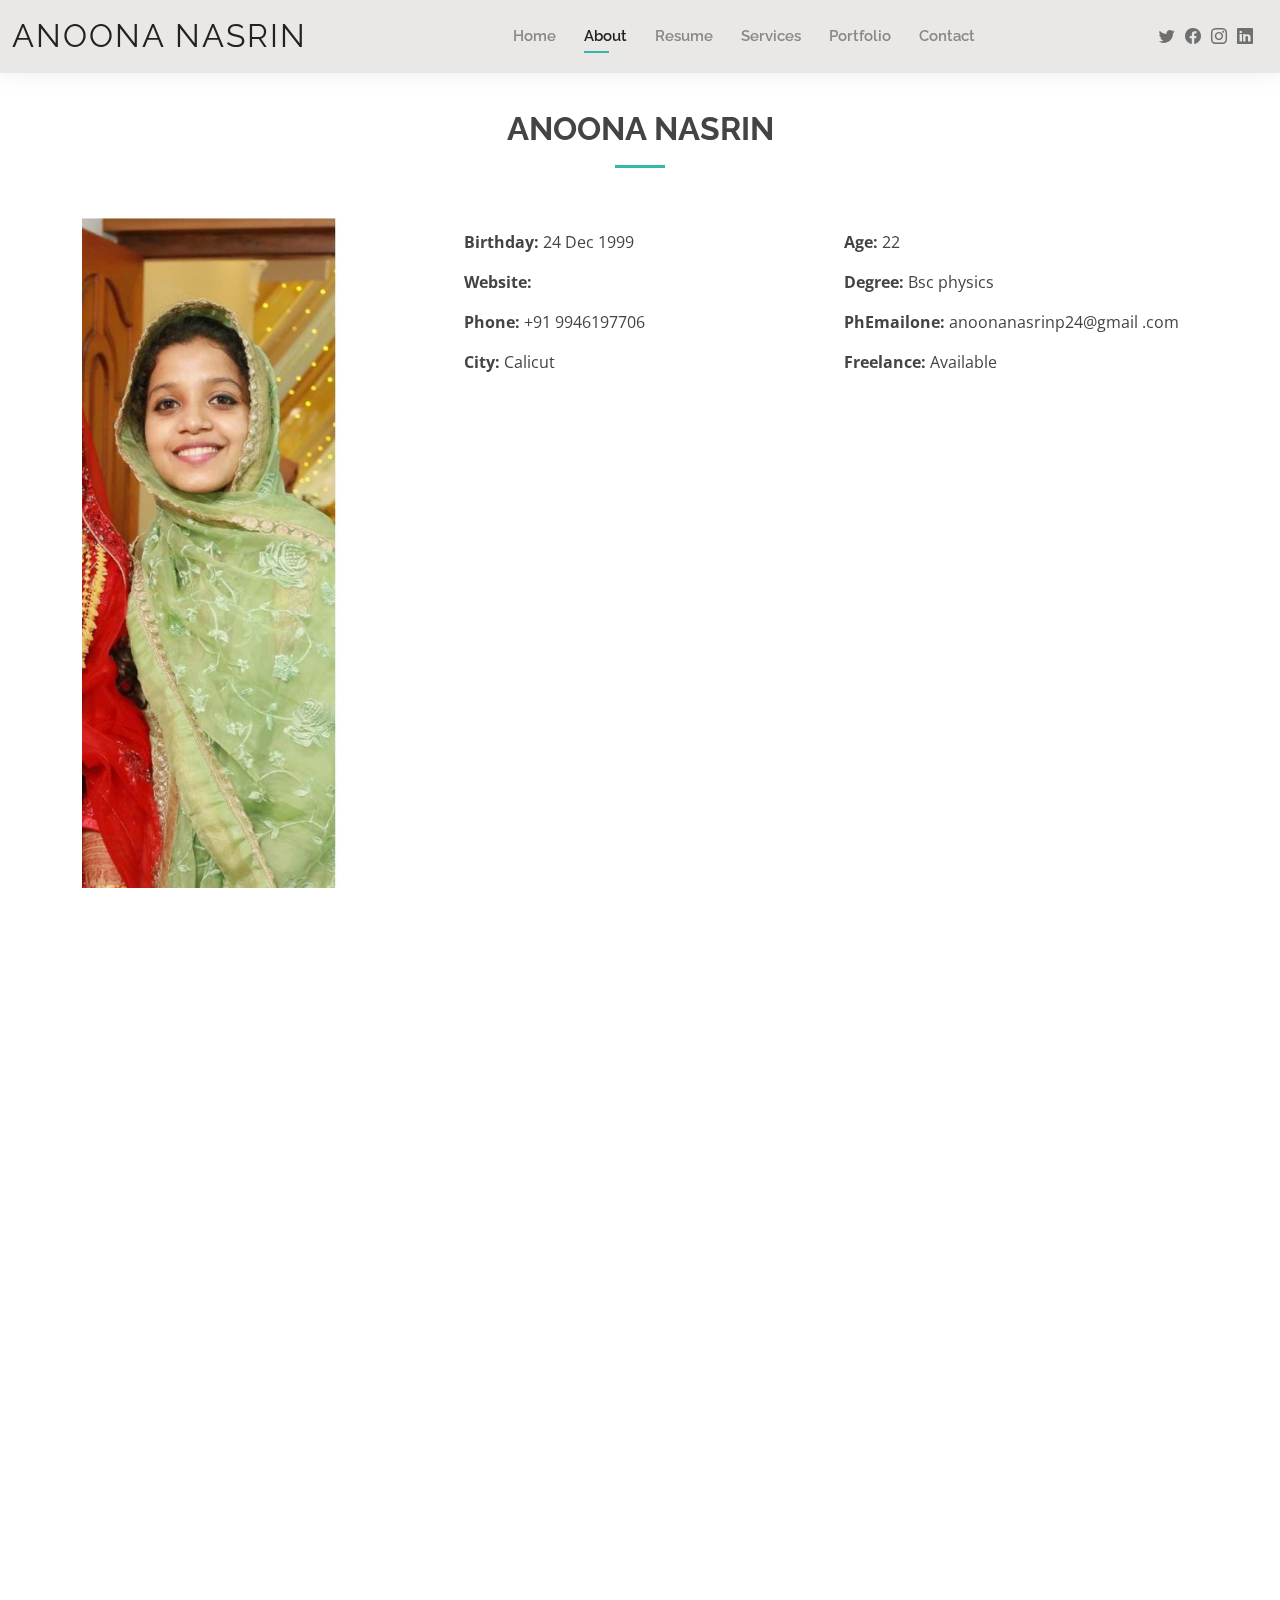
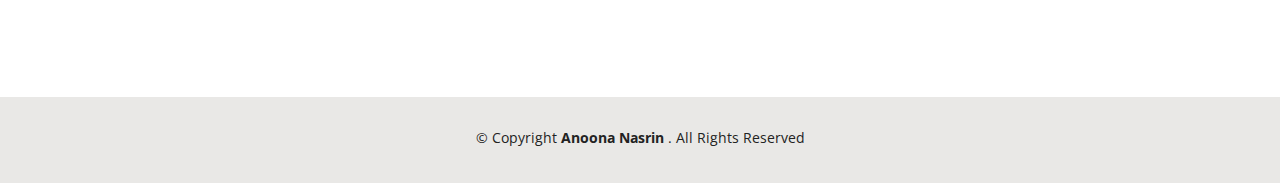
<file: about.html>
<!DOCTYPE html>
<html lang="en">

<head>
  <meta charset="utf-8">
  <meta content="width=device-width, initial-scale=1.0" name="viewport">

  <title>About - Anoona Nasrin's portfolio</title>
  <meta content="" name="description">
  <meta content="" name="keywords">

  <!-- Favicons -->
  <link href="assets/img/favicon.png" rel="icon">
  <link href="assets/img/apple-touch-icon.png" rel="apple-touch-icon">

  <!-- Google Fonts -->
  <link href="https://fonts.googleapis.com/css?family=Open+Sans:300,300i,400,400i,600,600i,700,700i|Raleway:300,300i,400,400i,500,500i,600,600i,700,700i|Poppins:300,300i,400,400i,500,500i,600,600i,700,700i" rel="stylesheet">

  <!-- Vendor CSS Files -->
  <link href="assets/vendor/aos/aos.css" rel="stylesheet">
  <link href="assets/vendor/bootstrap/css/bootstrap.min.css" rel="stylesheet">
  <link href="assets/vendor/bootstrap-icons/bootstrap-icons.css" rel="stylesheet">
  <link href="assets/vendor/boxicons/css/boxicons.min.css" rel="stylesheet">
  <link href="assets/vendor/glightbox/css/glightbox.min.css" rel="stylesheet">
  <link href="assets/vendor/swiper/swiper-bundle.min.css" rel="stylesheet">

  <!-- Template Main CSS File -->
  <link href="assets/css/style.css" rel="stylesheet">

  <!-- =======================================================
  * Template Name: Kelly - v4.7.0
  * Template URL: https://bootstrapmade.com/kelly-free-bootstrap-cv-resume-html-template/
  * Author: BootstrapMade.com
  * License: https://bootstrapmade.com/license/
  ======================================================== -->
</head>

<body>

  <!-- ======= Header ======= -->
  <header id="header" class="fixed-top">
    <div class="container-fluid d-flex justify-content-between align-items-center">

      <h1 class="logo me-auto me-lg-0"><a href="index.html">Anoona Nasrin </a></h1>
      <!-- Uncomment below if you prefer to use an image logo -->
      <!-- <a href="index.html" class="logo"><img src="assets/img/logo.png" alt="" class="img-fluid"></a>-->

      <nav id="navbar" class="navbar order-last order-lg-0">
        <ul>
          <li><a href="index.html">Home</a></li>
          <li><a class="active" href="about.html">About</a></li>
          <li><a href="resume.html">Resume</a></li>
          <li><a href="services.html">Services</a></li>
          <li><a href="portfolio.html">Portfolio</a></li>
          <li><a href="contact.html">Contact</a></li>
        </ul>
        <i class="bi bi-list mobile-nav-toggle"></i>
      </nav><!-- .navbar -->

      <div class="header-social-links">
        <a href="#" class="twitter"><i class="bi bi-twitter"></i></a>
        <a href="#" class="facebook"><i class="bi bi-facebook"></i></a>
        <a href="#" class="instagram"><i class="bi bi-instagram"></i></a>
        <a href="#" class="linkedin"><i class="bi bi-linkedin"></i></i></a>
      </div>

    </div>

  </header><!-- End Header -->

  <main id="main">

    <!-- ======= About Section ======= -->
    <section id="about" class="about">
      <div class="container" data-aos="fade-up">

        <div class="section-title">
          <h2>Anoona  Nasrin </h2>
          
        </div>

        <div class="row">
          <div class="col-lg-4">
            <img src="./assets/img/anoonanasrin2.jpeg" class="img-fluid" alt="">
          </div>
          <div class="col-lg-8 pt-4 pt-lg-0 content">
            <h3></h3>
            
             
            
            <div class="row">
              <div class="col-lg-6">
                <ul>
                  <li><i class="bi bi-rounded-right"></i> <strong>Birthday:</strong> 24 Dec 1999</li>
                  <li><i class="bi bi-rounded-right"></i> <strong>Website:</strong> </li>
                  <li><i class="bi bi-rounded-right"></i> <strong>Phone:</strong> +91 9946197706</li>
                  <li><i class="bi bi-rounded-right"></i> <strong>City:</strong> Calicut</li>
                </ul>
              </div>
              <div class="col-lg-6">
                <ul>
                  <li><i class="bi bi-rounded-right"></i> <strong>Age:</strong> 22</li>
                  <li><i class="bi bi-rounded-right"></i> <strong>Degree:</strong> Bsc physics</li>
                  <li><i class="bi bi-rounded-right"></i> <strong>PhEmailone:</strong> anoonanasrinp24@gmail .com</li>
                  <li><i class="bi bi-rounded-right"></i> <strong>Freelance:</strong> Available</li>
                </ul>
              </div>
            </div>
          </div>
        </div>

      </div>
    </section><!-- End About Section -->

    <!-- ======= Skills Section ======= -->
    <section id="skills" class="skills">
      <div class="container" data-aos="fade-up">

        <div class="section-title">
          <h2>Skills</h2>
        </div>

        <div class="row skills-content">

          <div class="col-lg-6">

            <div class="progress">
              <span class="skill">HTML <i class="val">100%</i></span>
              <div class="progress-bar-wrap">
                <div class="progress-bar" role="progressbar" aria-valuenow="100" aria-valuemin="0" aria-valuemax="100"></div>
              </div>
            </div>

            <div class="progress">
              <span class="skill">CSS <i class="val">90%</i></span>
              <div class="progress-bar-wrap">
                <div class="progress-bar" role="progressbar" aria-valuenow="90" aria-valuemin="0" aria-valuemax="100"></div>
              </div>
            </div>

            <div class="progress">
              <span class="skill">JavaScript <i class="val">75%</i></span>
              <div class="progress-bar-wrap">
                <div class="progress-bar" role="progressbar" aria-valuenow="75" aria-valuemin="0" aria-valuemax="100"></div>
              </div>
            </div>

          </div>

          <div class="col-lg-6">

            <div class="progress">
              <span class="skill">JAVA <i class="val">99%</i></span>
              <div class="progress-bar-wrap">
                <div class="progress-bar" role="progressbar" aria-valuenow="99" aria-valuemin="0" aria-valuemax="100"></div>
              </div>
            </div>

            <div class="progress">
              <span class="skill">WordPress/CMS <i class="val">90%</i></span>
              <div class="progress-bar-wrap">
                <div class="progress-bar" role="progressbar" aria-valuenow="90" aria-valuemin="0" aria-valuemax="100"></div>
              </div>
            </div>

            <div class="progress">
              <span class="skill">Photoshop <i class="val">55%</i></span>
              <div class="progress-bar-wrap">
                <div class="progress-bar" role="progressbar" aria-valuenow="55" aria-valuemin="0" aria-valuemax="100"></div>
              </div>
            </div>

          </div>

        </div>

      </div>
    </section><!-- End Skills Section -->

    <!-- ======= Facts Section ======= -->
    <section id="facts" class="facts">
      <div class="container" data-aos="fade-up">

        <div class="section-title">
          <h2>Facts</h2>
        </div>

        <div class="row counters">

          <div class="col-lg-3 col-6 text-center">
            <span data-purecounter-start="0" data-purecounter-end="232" data-purecounter-duration="1" class="purecounter"></span>
            <p>Clients</p>
          </div>

          <div class="col-lg-3 col-6 text-center">
            <span data-purecounter-start="0" data-purecounter-end="521" data-purecounter-duration="1" class="purecounter"></span>
            <p>Projects</p>
          </div>

          <div class="col-lg-3 col-6 text-center">
            <span data-purecounter-start="0" data-purecounter-end="1463" data-purecounter-duration="1" class="purecounter"></span>
            <p>Hours Of Support</p>
          </div>

          <div class="col-lg-3 col-6 text-center">
            <span data-purecounter-start="0" data-purecounter-end="15" data-purecounter-duration="1" class="purecounter"></span>
            <p>Hard Workers</p>
          </div>

        </div>

      </div>
    </section><!-- End Facts Section -->

  

  </main><!-- End #main -->

  <!-- ======= Footer ======= -->
  <footer id="footer">
    <div class="container">
      <div class="copyright">
        &copy; Copyright <strong><span>Anoona Nasrin </span></strong>. All Rights Reserved
      </div>
      <div class="credits">
        <!-- All the links in the footer should remain intact. -->
        <!-- You can delete the links only if you purchased the pro version. -->
        <!-- Licensing information: https://bootstrapmade.com/license/ -->
        <!-- Purchase the pro version with working PHP/AJAX contact form: https://bootstrapmade.com/kelly-free-bootstrap-cv-resume-html-template/ -->
      </div>
    </div>
  </footer><!-- End  Footer -->

  <div id="preloader"></div>
  <a href="#" class="back-to-top d-flex align-items-center justify-content-center"><i class="bi bi-arrow-up-short"></i></a>

  <!-- Vendor JS Files -->
  <script src="assets/vendor/purecounter/purecounter.js"></script>
  <script src="assets/vendor/aos/aos.js"></script>
  <script src="assets/vendor/bootstrap/js/bootstrap.bundle.min.js"></script>
  <script src="assets/vendor/glightbox/js/glightbox.min.js"></script>
  <script src="assets/vendor/isotope-layout/isotope.pkgd.min.js"></script>
  <script src="assets/vendor/swiper/swiper-bundle.min.js"></script>
  <script src="assets/vendor/waypoints/noframework.waypoints.js"></script>
  <script src="assets/vendor/php-email-form/validate.js"></script>

  <!-- Template Main JS File -->
  <script src="assets/js/main.js"></script>

</body>

</html>
</file>
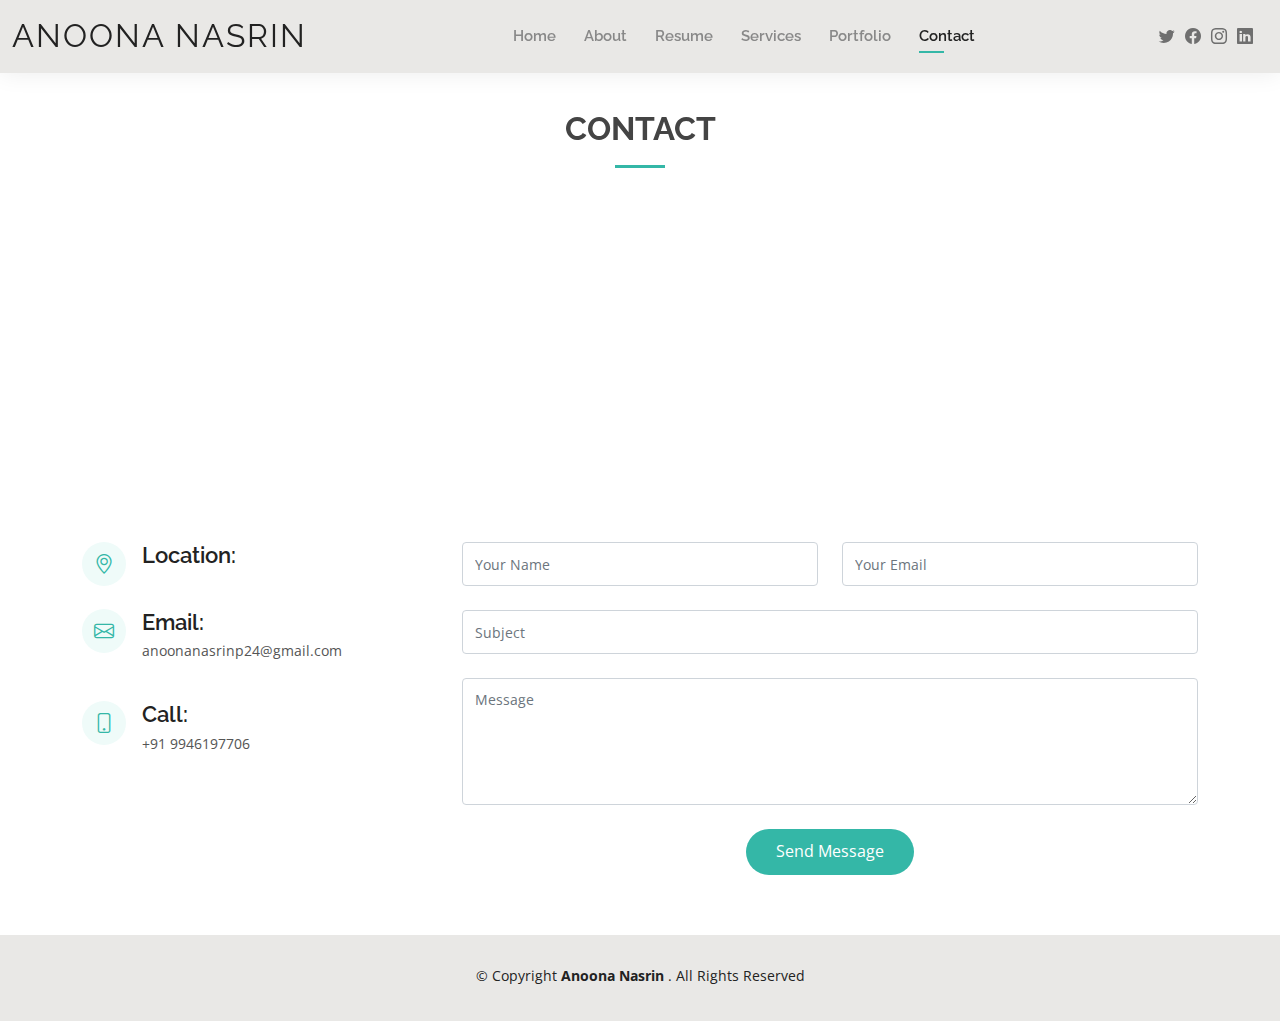
<file: contact.html>
<!DOCTYPE html>
<html lang="en">

<head>
  <meta charset="utf-8">
  <meta content="width=device-width, initial-scale=1.0" name="viewport">

  <title>Contact - Anoona Nasrin's Portfolio</title>
  <meta content="" name="description">
  <meta content="" name="keywords">

  <!-- Favicons -->
  <link href="assets/img/favicon.png" rel="icon">
  <link href="assets/img/apple-touch-icon.png" rel="apple-touch-icon">

  <!-- Google Fonts -->
  <link href="https://fonts.googleapis.com/css?family=Open+Sans:300,300i,400,400i,600,600i,700,700i|Raleway:300,300i,400,400i,500,500i,600,600i,700,700i|Poppins:300,300i,400,400i,500,500i,600,600i,700,700i" rel="stylesheet">

  <!-- Vendor CSS Files -->
  <link href="assets/vendor/aos/aos.css" rel="stylesheet">
  <link href="assets/vendor/bootstrap/css/bootstrap.min.css" rel="stylesheet">
  <link href="assets/vendor/bootstrap-icons/bootstrap-icons.css" rel="stylesheet">
  <link href="assets/vendor/boxicons/css/boxicons.min.css" rel="stylesheet">
  <link href="assets/vendor/glightbox/css/glightbox.min.css" rel="stylesheet">
  <link href="assets/vendor/swiper/swiper-bundle.min.css" rel="stylesheet">

  <!-- Template Main CSS File -->
  <link href="assets/css/style.css" rel="stylesheet">

  <!-- =======================================================
  * Template Name: Kelly - v4.7.0
  * Template URL: https://bootstrapmade.com/kelly-free-bootstrap-cv-resume-html-template/
  * Author: BootstrapMade.com
  * License: https://bootstrapmade.com/license/
  ======================================================== -->
</head>

<body>

  <!-- ======= Header ======= -->
  <header id="header" class="fixed-top">
    <div class="container-fluid d-flex justify-content-between align-items-center">

      <h1 class="logo me-auto me-lg-0"><a href="index.html">Anoona Nasrin </a></h1>
      <!-- Uncomment below if you prefer to use an image logo -->
      <!-- <a href="index.html" class="logo"><img src="assets/img/logo.png" alt="" class="img-fluid"></a>-->

      <nav id="navbar" class="navbar order-last order-lg-0">
        <ul>
          <li><a href="index.html">Home</a></li>
          <li><a href="about.html">About</a></li>
          <li><a href="resume.html">Resume</a></li>
          <li><a href="services.html">Services</a></li>
          <li><a href="portfolio.html">Portfolio</a></li>
          <li><a class="active" href="contact.html">Contact</a></li>
        </ul>
        <i class="bi bi-list mobile-nav-toggle"></i>
      </nav><!-- .navbar -->

      <div class="header-social-links">
        <a href="#" class="twitter"><i class="bi bi-twitter"></i></a>
        <a href="#" class="facebook"><i class="bi bi-facebook"></i></a>
        <a href="#" class="instagram"><i class="bi bi-instagram"></i></a>
        <a href="#" class="linkedin"><i class="bi bi-linkedin"></i></i></a>
      </div>

    </div>

  </header><!-- End Header -->

  <main id="main">

    <!-- ======= Contact Section ======= -->
    <section id="contact" class="contact">
      <div class="container" data-aos="fade-up">

        <div class="section-title">
          <h2>Contact</h2>
         
        </div>

        <div>
          <iframe style="border:0; width: 100%; height: 270px;" src="https://www.google.com/maps/embed?pb=!1m14!1m8!1m3!1d12097.433213460943!2d-74.0062269!3d40.7101282!3m2!1i1024!2i768!4f13.1!3m3!1m2!1s0x0%3A0xb89d1fe6bc499443!2sDowntown+Conference+Center!5e0!3m2!1smk!2sbg!4v1539943755621" frameborder="0" allowfullscreen></iframe>
        </div>

        <div class="row mt-5">

          <div class="col-lg-4">
            <div class="info">
              <div class="address">
                <i class="bi bi-geo-alt"></i>
                <h4>Location:</h4>
                <p></p>
              </div>

              <div class="email">
                <i class="bi bi-envelope"></i>
                <h4>Email:</h4>
                <p>anoonanasrinp24@gmail.com</p>
              </div>

              <div class="phone">
                <i class="bi bi-phone"></i>
                <h4>Call:</h4>
                <p>+91 9946197706</p>
              </div>

            </div>

          </div>

          <div class="col-lg-8 mt-5 mt-lg-0">

            <form id="my-form" action="https://formspree.io/f/mayvlgyr" method="post" role="form" class="php-email-form">
              <div class="row">
                <div class="col-md-6 form-group">
                  <input type="text" name="name" class="form-control" id="name" placeholder="Your Name" required>
                </div>
                <div class="col-md-6 form-group mt-3 mt-md-0">
                  <input type="email" class="form-control" name="email" id="email" placeholder="Your Email" required>
                </div>
              </div>
              <div class="form-group mt-3">
                <input type="text" class="form-control" name="subject" id="subject" placeholder="Subject" required>
              </div>
              <div class="form-group mt-3">
                <textarea class="form-control" name="message" rows="5" placeholder="Message" required></textarea>
              </div>
              <p id="my-form-status"></p>
              <div class="text-center"><button id="my-form-button" type="submit">Send Message</button></div>
              
            </form>

          </div>

        </div>

      </div>
    </section><!-- End Contact Section -->

  </main><!-- End #main -->

  <!-- ======= Footer ======= -->
  <footer id="footer">
    <div class="container">
      <div class="copyright">
        &copy; Copyright <strong><span>Anoona Nasrin </span></strong>. All Rights Reserved
      </div>
      <div class="credits">

      </div>
    </div>
  </footer><!-- End  Footer -->

  <div id="preloader"></div>
  <a href="#" class="back-to-top d-flex align-items-center justify-content-center"><i class="bi bi-arrow-up-short"></i></a>

  <!-- Vendor JS Files -->
  <script src="assets/vendor/purecounter/purecounter.js"></script>
  <script src="assets/vendor/aos/aos.js"></script>
  <script src="assets/vendor/bootstrap/js/bootstrap.bundle.min.js"></script>
  <script src="assets/vendor/glightbox/js/glightbox.min.js"></script>
  <script src="assets/vendor/isotope-layout/isotope.pkgd.min.js"></script>
  <script src="assets/vendor/swiper/swiper-bundle.min.js"></script>
  <script src="assets/vendor/waypoints/noframework.waypoints.js"></script>
  <script src="assets/vendor/php-email-form/validate.js"></script>

  <!-- Template Main JS File -->
  <script src="assets/js/main.js"></script>
  <script src="./validation.js"></script>

</body>

</html>
</file>
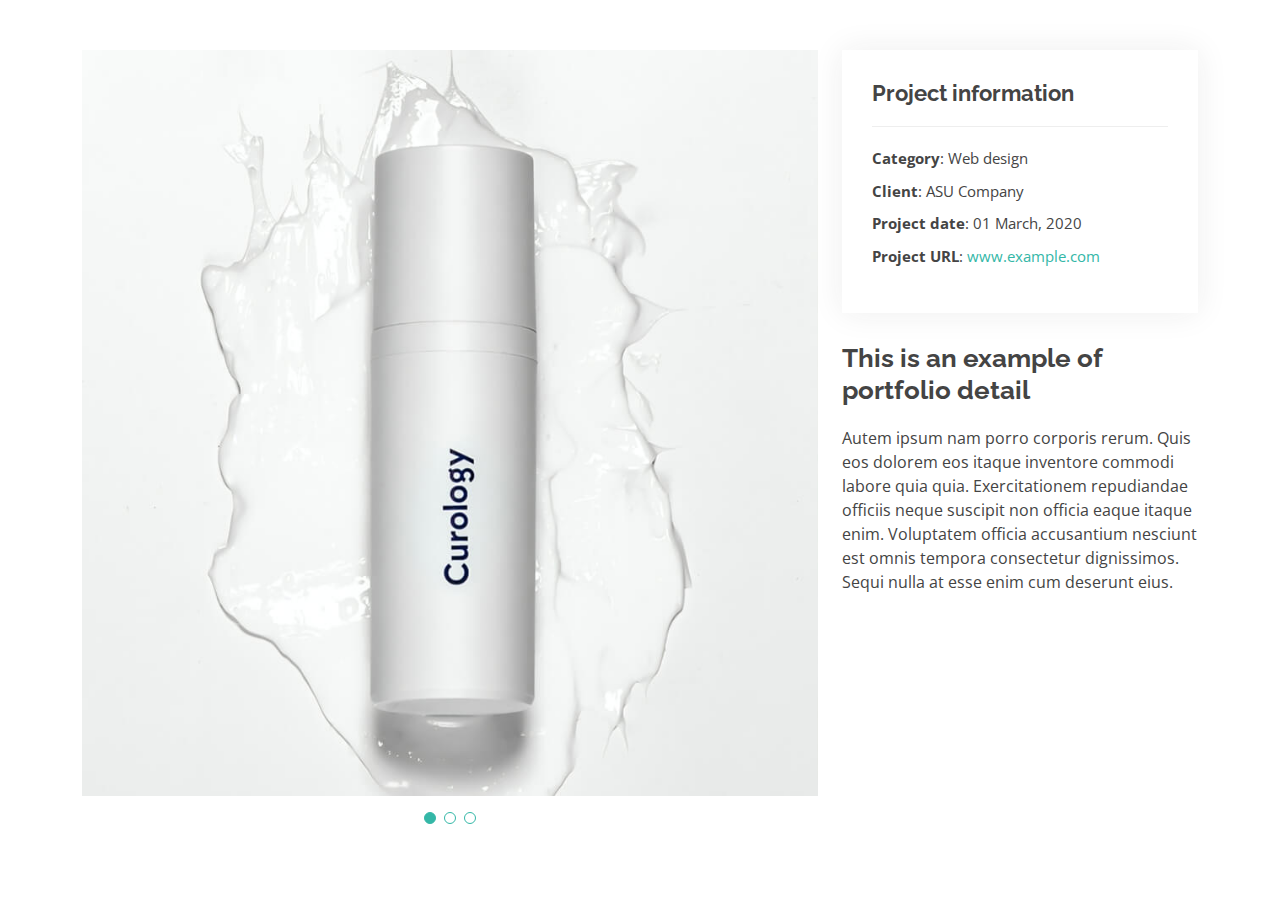
<file: portfolio-details.html>
<!DOCTYPE html>
<html lang="en">

<head>
  <meta charset="utf-8">
  <meta content="width=device-width, initial-scale=1.0" name="viewport">

  <title>Portfolio of Anoona Nasrin </title>
  <meta content="" name="description">
  <meta content="" name="keywords">

  <!-- Favicons -->
  <link href="assets/img/favicon.png" rel="icon">
  <link href="assets/img/apple-touch-icon.png" rel="apple-touch-icon">

  <!-- Google Fonts -->
  <link href="https://fonts.googleapis.com/css?family=Open+Sans:300,300i,400,400i,600,600i,700,700i|Raleway:300,300i,400,400i,500,500i,600,600i,700,700i|Poppins:300,300i,400,400i,500,500i,600,600i,700,700i" rel="stylesheet">

  <!-- Vendor CSS Files -->
  <link href="assets/vendor/aos/aos.css" rel="stylesheet">
  <link href="assets/vendor/bootstrap/css/bootstrap.min.css" rel="stylesheet">
  <link href="assets/vendor/bootstrap-icons/bootstrap-icons.css" rel="stylesheet">
  <link href="assets/vendor/boxicons/css/boxicons.min.css" rel="stylesheet">
  <link href="assets/vendor/glightbox/css/glightbox.min.css" rel="stylesheet">
  <link href="assets/vendor/swiper/swiper-bundle.min.css" rel="stylesheet">

  <!-- Template Main CSS File -->
  <link href="assets/css/style.css" rel="stylesheet">

  <!-- =======================================================
  * Template Name: Kelly - v4.7.0
  * Template URL: https://bootstrapmade.com/kelly-free-bootstrap-cv-resume-html-template/
  * Author: BootstrapMade.com
  * License: https://bootstrapmade.com/license/
  ======================================================== -->
</head>

<body>

  <main id="main">

    <!-- ======= Portfolio Details Section ======= -->
    <section id="portfolio-details" class="portfolio-details">
      <div class="container">

        <div class="row gy-4">

          <div class="col-lg-8">
            <div class="portfolio-details-slider swiper">
              <div class="swiper-wrapper align-items-center">

                <div class="swiper-slide">
                  <img src="assets/img/portfolio/portfolio-1.jpg" alt="">
                </div>

                <div class="swiper-slide">
                  <img src="assets/img/portfolio/portfolio-2.jpg" alt="">
                </div>

                <div class="swiper-slide">
                  <img src="assets/img/portfolio/portfolio-3.jpg" alt="">
                </div>

              </div>
              <div class="swiper-pagination"></div>
            </div>
          </div>

          <div class="col-lg-4">
            <div class="portfolio-info">
              <h3>Project information</h3>
              <ul>
                <li><strong>Category</strong>: Web design</li>
                <li><strong>Client</strong>: ASU Company</li>
                <li><strong>Project date</strong>: 01 March, 2020</li>
                <li><strong>Project URL</strong>: <a href="#">www.example.com</a></li>
              </ul>
            </div>
            <div class="portfolio-description">
              <h2>This is an example of portfolio detail</h2>
              <p>
                Autem ipsum nam porro corporis rerum. Quis eos dolorem eos itaque inventore commodi labore quia quia. Exercitationem repudiandae officiis neque suscipit non officia eaque itaque enim. Voluptatem officia accusantium nesciunt est omnis tempora consectetur dignissimos. Sequi nulla at esse enim cum deserunt eius.
              </p>
            </div>
          </div>

        </div>

      </div>
    </section><!-- End Portfolio Details Section -->

  </main><!-- End #main -->

  <div id="preloader"></div>
  <a href="#" class="back-to-top d-flex align-items-center justify-content-center"><i class="bi bi-arrow-up-short"></i></a>

  <!-- Vendor JS Files -->
  <script src="assets/vendor/purecounter/purecounter.js"></script>
  <script src="assets/vendor/aos/aos.js"></script>
  <script src="assets/vendor/bootstrap/js/bootstrap.bundle.min.js"></script>
  <script src="assets/vendor/glightbox/js/glightbox.min.js"></script>
  <script src="assets/vendor/isotope-layout/isotope.pkgd.min.js"></script>
  <script src="assets/vendor/swiper/swiper-bundle.min.js"></script>
  <script src="assets/vendor/waypoints/noframework.waypoints.js"></script>
  <script src="assets/vendor/php-email-form/validate.js"></script>

  <!-- Template Main JS File -->
  <script src="assets/js/main.js"></script>

</body>

</html>
</file>
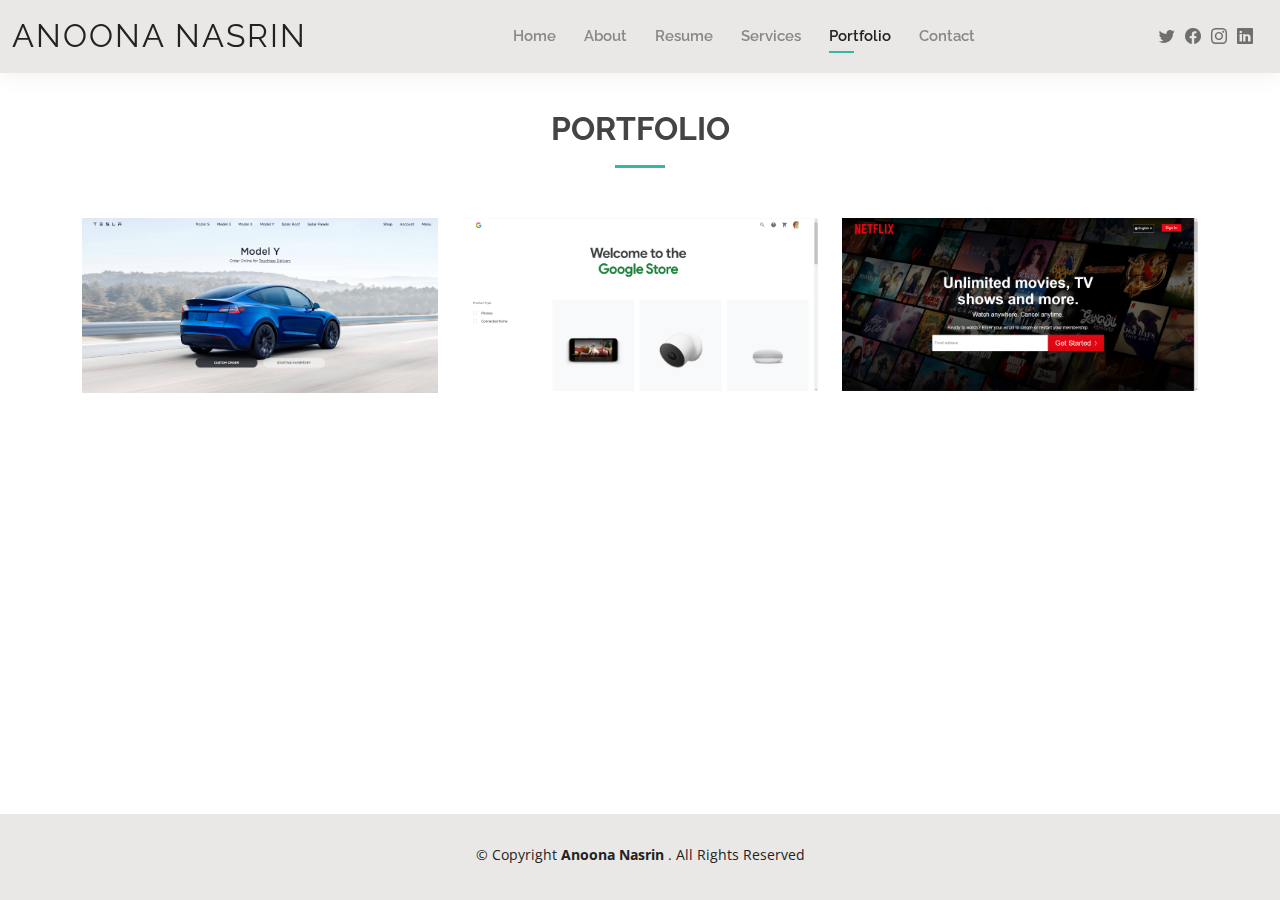
<file: portfolio.html>
<!DOCTYPE html>
<html lang="en">

<head>
  <meta charset="utf-8">
  <meta content="width=device-width, initial-scale=1.0" name="viewport">

  <title>Portfolio - Anoona Nasrin </title>
  <meta content="" name="description">
  <meta content="" name="keywords">

  <!-- Favicons -->
  <link href="assets/img/favicon.png" rel="icon">
  <link href="assets/img/apple-touch-icon.png" rel="apple-touch-icon">

  <!-- Google Fonts -->
  <link href="https://fonts.googleapis.com/css?family=Open+Sans:300,300i,400,400i,600,600i,700,700i|Raleway:300,300i,400,400i,500,500i,600,600i,700,700i|Poppins:300,300i,400,400i,500,500i,600,600i,700,700i" rel="stylesheet">

  <!-- Vendor CSS Files -->
  <link href="assets/vendor/aos/aos.css" rel="stylesheet">
  <link href="assets/vendor/bootstrap/css/bootstrap.min.css" rel="stylesheet">
  <link href="assets/vendor/bootstrap-icons/bootstrap-icons.css" rel="stylesheet">
  <link href="assets/vendor/boxicons/css/boxicons.min.css" rel="stylesheet">
  <link href="assets/vendor/glightbox/css/glightbox.min.css" rel="stylesheet">
  <link href="assets/vendor/swiper/swiper-bundle.min.css" rel="stylesheet">

  <!-- Template Main CSS File -->
  <link href="assets/css/style.css" rel="stylesheet">

  <!-- =======================================================
  * Template Name: Kelly - v4.7.0
  * Template URL: https://bootstrapmade.com/kelly-free-bootstrap-cv-resume-html-template/
  * Author: BootstrapMade.com
  * License: https://bootstrapmade.com/license/
  ======================================================== -->
</head>

<body>

  <!-- ======= Header ======= -->
  <header id="header" class="fixed-top">
    <div class="container-fluid d-flex justify-content-between align-items-center">

      <h1 class="logo me-auto me-lg-0"><a href="index.html">Anoona Nasrin </a></h1>
      <!-- Uncomment below if you prefer to use an image logo -->
      <!-- <a href="index.html" class="logo"><img src="assets/img/logo.png" alt="" class="img-fluid"></a>-->

      <nav id="navbar" class="navbar order-last order-lg-0">
        <ul>
          <li><a href="index.html">Home</a></li>
          <li><a href="about.html">About</a></li>
          <li><a href="resume.html">Resume</a></li>
          <li><a href="services.html">Services</a></li>
          <li><a class="active" href="portfolio.html">Portfolio</a></li>
          <li><a href="contact.html">Contact</a></li>
        </ul>
        <i class="bi bi-list mobile-nav-toggle"></i>
      </nav><!-- .navbar -->

      <div class="header-social-links">
        <a href="#" class="twitter"><i class="bi bi-twitter"></i></a>
        <a href="#" class="facebook"><i class="bi bi-facebook"></i></a>
        <a href="#" class="instagram"><i class="bi bi-instagram"></i></a>
        <a href="#" class="linkedin"><i class="bi bi-linkedin"></i></i></a>
      </div>

    </div>

  </header><!-- End Header -->

  <main id="main">

    <!-- ======= Portfolio Section ======= -->
    <section id="portfolio" class="portfolio">
      <div class="container" data-aos="fade-up">

        <div class="section-title">
          <h2>Portfolio</h2>
          
        </div>

      

        <div class="row portfolio-container" data-aos="fade-up" data-aos-delay="200">

          <div class="col-lg-4 col-md-6 portfolio-item filter-app">
            <div class="portfolio-wrap">
              <img src="assets/img/tesla.png" class="img-fluid" alt="">
              <div class="portfolio-info">
                <h4>Tesla</h4>
              
                <div class="portfolio-links">
                  <a href="assets/img/portfolio/portfolio-1.jpg" data-gallery="portfolioGallery" class="portfolio-lightbox" title="App 1"><i class="bx bx-plus"></i></a>
                  <a href="portfolio-details.html" class="portfolio-details-lightbox" data-glightbox="type: external" title="Portfolio Details"><i class="bx bx-link"></i></a>
                </div>
              </div>
            </div>
          </div>

          <div class="col-lg-4 col-md-6 portfolio-item filter-web">
            <div class="portfolio-wrap">
              <img src="assets/img/googlestore.png" class="img-fluid" alt="">
              <div class="portfolio-info">
                <h4>Google Store</h4>
               
                <div class="portfolio-links">
                  <a href="assets/img/portfolio/portfolio-2.jpg" data-gallery="portfolioGallery" class="portfolio-lightbox" title="Web 3"><i class="bx bx-plus"></i></a>
                  <a href="portfolio-details.html" class="portfolio-details-lightbox" data-glightbox="type: external" title="Portfolio Details"><i class="bx bx-link"></i></a>
                </div>
              </div>
            </div>
          </div>

          <div class="col-lg-4 col-md-6 portfolio-item filter-app">
            <div class="portfolio-wrap">
              <img src="assets/img/netflix.png" class="img-fluid" alt="">
              <div class="portfolio-info">
                <h4>Netflix</h4>
                <div class="portfolio-links">
                  <a href="assets/img/portfolio/portfolio-3.jpg" data-gallery="portfolioGallery" class="portfolio-lightbox" title="App 2"><i class="bx bx-plus"></i></a>
                  <a href="portfolio-details.html" class="portfolio-details-lightbox" data-glightbox="type: external" title="Portfolio Details"><i class="bx bx-link"></i></a>
                </div>
              </div>
            </div>
          </div>

        </div>

      </div>
    </section><!-- End Portfolio Section -->

  </main><!-- End #main -->

  <!-- ======= Footer ======= -->
  <footer id="footer" class="foo">
    <div class="container">
      <div class="copyright">
        &copy; Copyright <strong><span>Anoona Nasrin </span></strong>. All Rights Reserved
      </div>
      <div class="credits">

      </div>
    </div>
  </footer><!-- End  Footer -->

  <div id="preloader"></div>
  <a href="#" class="back-to-top d-flex align-items-center justify-content-center"><i class="bi bi-arrow-up-short"></i></a>

  <!-- Vendor JS Files -->
  <script src="assets/vendor/purecounter/purecounter.js"></script>
  <script src="assets/vendor/aos/aos.js"></script>
  <script src="assets/vendor/bootstrap/js/bootstrap.bundle.min.js"></script>
  <script src="assets/vendor/glightbox/js/glightbox.min.js"></script>
  <script src="assets/vendor/isotope-layout/isotope.pkgd.min.js"></script>
  <script src="assets/vendor/swiper/swiper-bundle.min.js"></script>
  <script src="assets/vendor/waypoints/noframework.waypoints.js"></script>
  <script src="assets/vendor/php-email-form/validate.js"></script>

  <!-- Template Main JS File -->
  <script src="assets/js/main.js"></script>

</body>

</html>
</file>
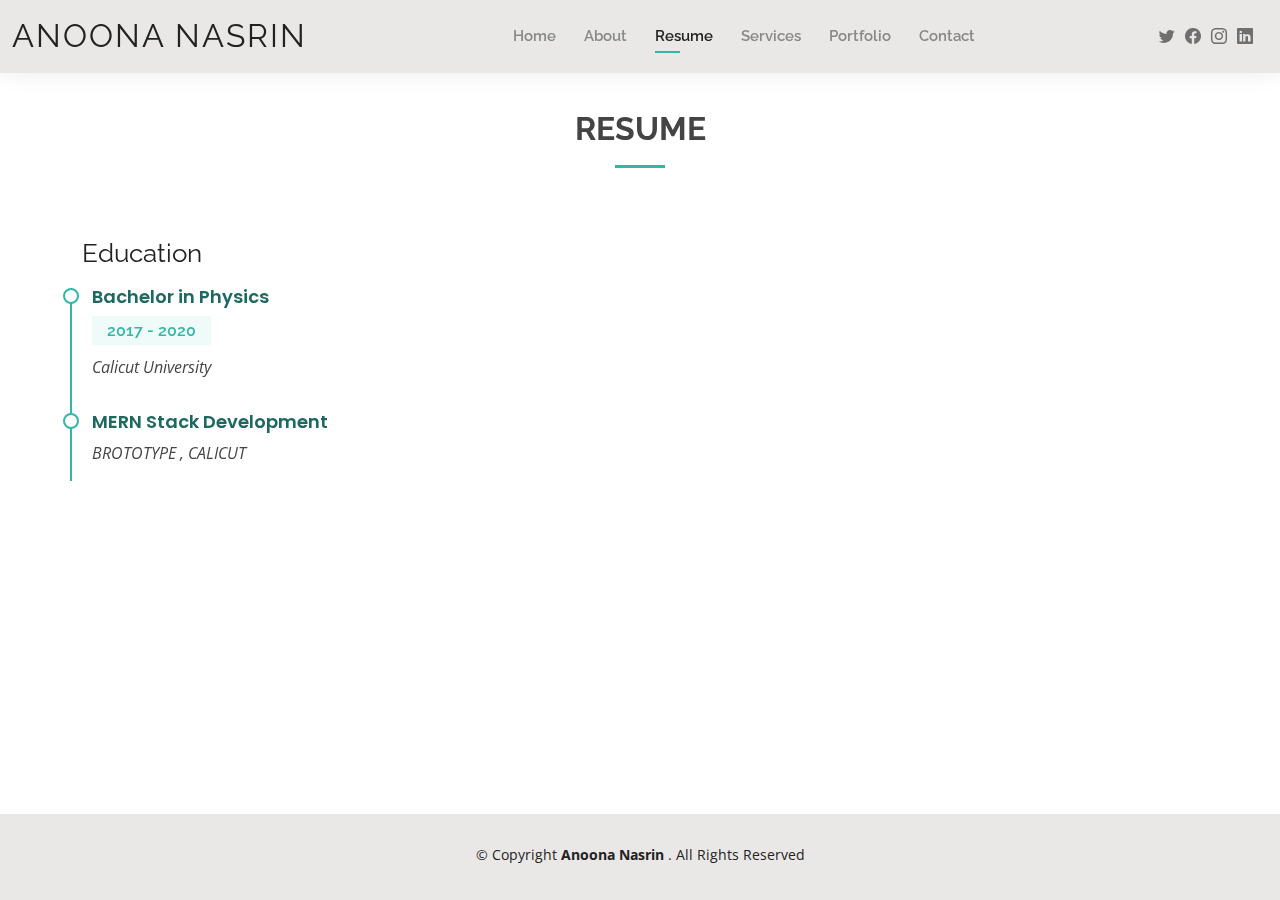
<file: resume.html>
<!DOCTYPE html>
<html lang="en">

<head>
  <meta charset="utf-8">
  <meta content="width=device-width, initial-scale=1.0" name="viewport">

  <title>Resume - Anoona Nasrin's portfolio </title>
  <meta content="" name="description">
  <meta content="" name="keywords">

  <!-- Favicons -->
  <link href="assets/img/favicon.png" rel="icon">
  <link href="assets/img/apple-touch-icon.png" rel="apple-touch-icon">

  <!-- Google Fonts -->
  <link href="https://fonts.googleapis.com/css?family=Open+Sans:300,300i,400,400i,600,600i,700,700i|Raleway:300,300i,400,400i,500,500i,600,600i,700,700i|Poppins:300,300i,400,400i,500,500i,600,600i,700,700i" rel="stylesheet">

  <!-- Vendor CSS Files -->
  <link href="assets/vendor/aos/aos.css" rel="stylesheet">
  <link href="assets/vendor/bootstrap/css/bootstrap.min.css" rel="stylesheet">
  <link href="assets/vendor/bootstrap-icons/bootstrap-icons.css" rel="stylesheet">
  <link href="assets/vendor/boxicons/css/boxicons.min.css" rel="stylesheet">
  <link href="assets/vendor/glightbox/css/glightbox.min.css" rel="stylesheet">
  <link href="assets/vendor/swiper/swiper-bundle.min.css" rel="stylesheet">

  <!-- Template Main CSS File -->
  <link href="assets/css/style.css" rel="stylesheet">

  <!-- =======================================================
  * Template Name: Kelly - v4.7.0
  * Template URL: https://bootstrapmade.com/kelly-free-bootstrap-cv-resume-html-template/
  * Author: BootstrapMade.com
  * License: https://bootstrapmade.com/license/
  ======================================================== -->
</head>

<body>

  <!-- ======= Header ======= -->
  <header id="header" class="fixed-top">
    <div class="container-fluid d-flex justify-content-between align-items-center">

      <h1 class="logo me-auto me-lg-0"><a href="index.html">Anoona Nasrin </a></h1>
      <!-- Uncomment below if you prefer to use an image logo -->
      <!-- <a href="index.html" class="logo"><img src="assets/img/logo.png" alt="" class="img-fluid"></a>-->

      <nav id="navbar" class="navbar order-last order-lg-0">
        <ul>
          <li><a href="index.html">Home</a></li>
          <li><a href="about.html">About</a></li>
          <li><a class="active" href="resume.html">Resume</a></li>
          <li><a href="services.html">Services</a></li>
          <li><a href="portfolio.html">Portfolio</a></li>
          <li><a href="contact.html">Contact</a></li>
        </ul>
        <i class="bi bi-list mobile-nav-toggle"></i>
      </nav><!-- .navbar -->

      <div class="header-social-links">
        <a href="#" class="twitter"><i class="bi bi-twitter"></i></a>
        <a href="#" class="facebook"><i class="bi bi-facebook"></i></a>
        <a href="#" class="instagram"><i class="bi bi-instagram"></i></a>
        <a href="#" class="linkedin"><i class="bi bi-linkedin"></i></i></a>
      </div>

    </div>

  </header><!-- End Header -->

  <main id="main">

    <!-- ======= Resume Section ======= -->
    <section id="resume" class="resume">
      <div class="container" data-aos="fade-up">

        <div class="section-title">
          <h2>Resume</h2>
          
        </div>

        <div class="row">
          <div class="col-lg-6">
            
            </div>

            <h3 class="resume-title">Education</h3>
            <div class="resume-item">
              <h4>Bachelor in Physics </h4>
              <h5>2017 - 2020</h5>
              <p><em>Calicut University</em></p>
              
            </div>
             <div class="resume-item">
              <h4>MERN Stack Development</h4>
              
              <p><em>BROTOTYPE ,  CALICUT</em></p>
          
            </div>
          </div>
         
          </div> 
        </div>

      </div>
    </section>

  </main>


  <footer id="footer" class="foo">
    <div class="container">
      <div class="copyright">
        &copy; Copyright <strong><span>Anoona Nasrin </span></strong>. All Rights Reserved
      </div>
      <div class="credits">
      </div>
    </div>
  </footer>

  <div id="preloader"></div>
  <a href="#" class="back-to-top d-flex align-items-center justify-content-center"><i class="bi bi-arrow-up-short"></i></a>

  
  <script src="assets/vendor/purecounter/purecounter.js"></script>
  <script src="assets/vendor/aos/aos.js"></script>
  <script src="assets/vendor/bootstrap/js/bootstrap.bundle.min.js"></script>
  <script src="assets/vendor/glightbox/js/glightbox.min.js"></script>
  <script src="assets/vendor/isotope-layout/isotope.pkgd.min.js"></script>
  <script src="assets/vendor/swiper/swiper-bundle.min.js"></script>
  <script src="assets/vendor/waypoints/noframework.waypoints.js"></script>
  <script src="assets/vendor/php-email-form/validate.js"></script>

  
  <script src="assets/js/main.js"></script>

</body>

</html>
</file>
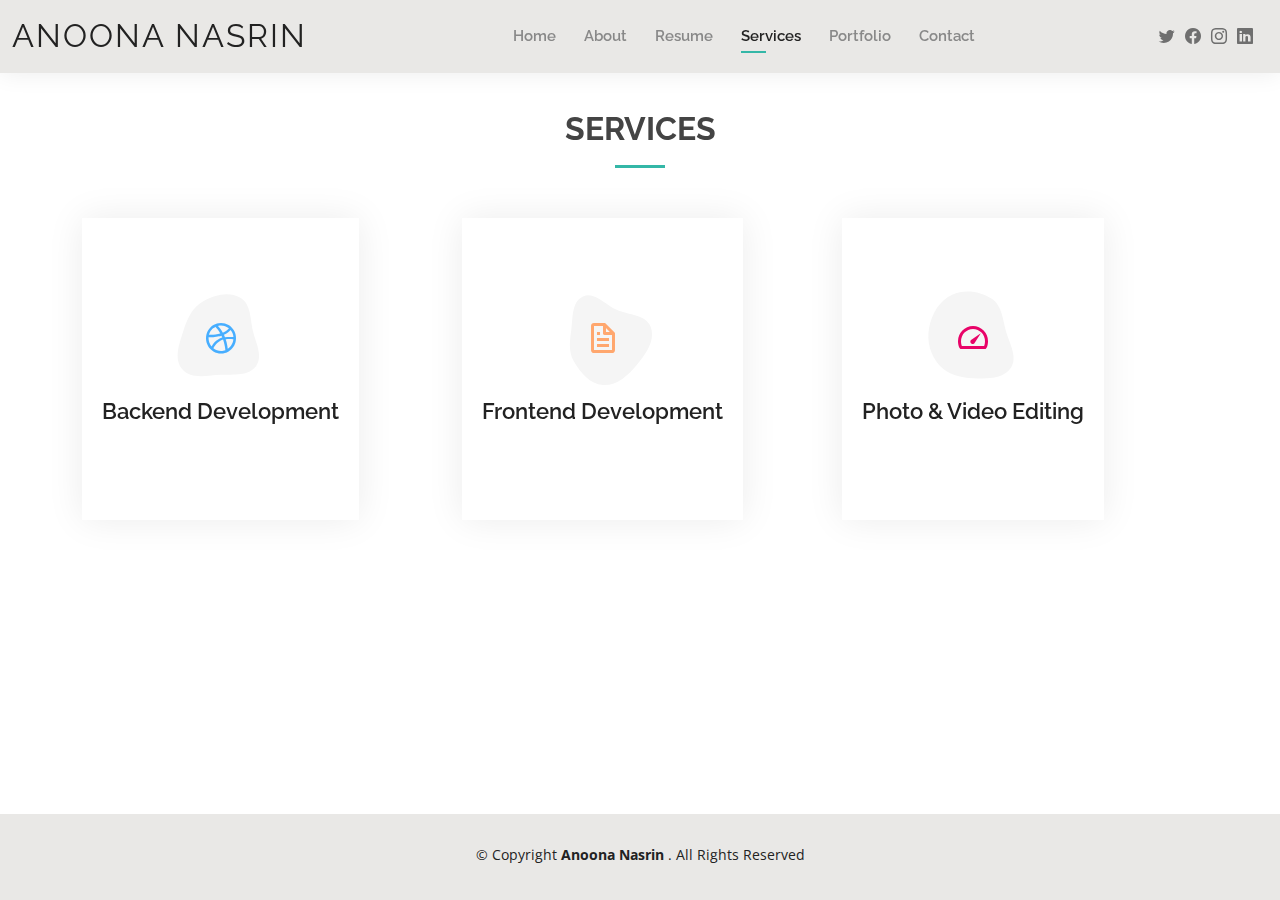
<file: services.html>
<!DOCTYPE html>
<html lang="en">

<head>
  <meta charset="utf-8">
  <meta content="width=device-width, initial-scale=1.0" name="viewport">

  <title>Services - Anoona Nasrin's portfolio</title>
  <meta content="" name="description">
  <meta content="" name="keywords">

  <!-- Favicons -->
  <link href="assets/img/favicon.png" rel="icon">
  <link href="assets/img/apple-touch-icon.png" rel="apple-touch-icon">

  <!-- Google Fonts -->
  <link href="https://fonts.googleapis.com/css?family=Open+Sans:300,300i,400,400i,600,600i,700,700i|Raleway:300,300i,400,400i,500,500i,600,600i,700,700i|Poppins:300,300i,400,400i,500,500i,600,600i,700,700i" rel="stylesheet">

  <link href="assets/vendor/aos/aos.css" rel="stylesheet">
  <link href="assets/vendor/bootstrap/css/bootstrap.min.css" rel="stylesheet">
  <link href="assets/vendor/bootstrap-icons/bootstrap-icons.css" rel="stylesheet">
  <link href="assets/vendor/boxicons/css/boxicons.min.css" rel="stylesheet">
  <link href="assets/vendor/glightbox/css/glightbox.min.css" rel="stylesheet">
  <link href="assets/vendor/swiper/swiper-bundle.min.css" rel="stylesheet">

  <!-- Template Main CSS File -->
  <link href="assets/css/style.css" rel="stylesheet">
</head>

<body>

  <!-- ======= Header ======= -->
  <header id="header" class="fixed-top">
    <div class="container-fluid d-flex justify-content-between align-items-center">

      <h1 class="logo me-auto me-lg-0"><a href="index.html">Anoona Nasrin </a></h1>

      <nav id="navbar" class="navbar order-last order-lg-0">
        <ul>
          <li><a href="index.html">Home</a></li>
          <li><a href="about.html">About</a></li>
          <li><a href="resume.html">Resume</a></li>
          <li><a class="active" href="services.html">Services</a></li>
          <li><a href="portfolio.html">Portfolio</a></li>
          <li><a href="contact.html">Contact</a></li>
        </ul>
        <i class="bi bi-list mobile-nav-toggle"></i>
      </nav><!-- .navbar -->

      <div class="header-social-links">
        <a href="#" class="twitter"><i class="bi bi-twitter"></i></a>
        <a href="#" class="facebook"><i class="bi bi-facebook"></i></a>
        <a href="#" class="instagram"><i class="bi bi-instagram"></i></a>
        <a href="#" class="linkedin"><i class="bi bi-linkedin"></i></i></a>
      </div>

    </div>

  </header><!-- End Header -->

  <main id="main">

    <!-- ======= Services Section ======= -->
    <section id="services" class="services">
      <div class="container" data-aos="fade-up">

        <div class="section-title">
          <h2>Services</h2>
         
        </div>

        <div class="row">
          <div class="col-lg-4 col-md-6 d-flex align-items-stretch" data-aos="zoom-in" data-aos-delay="100">
            <div class="icon-box iconbox-blue">
              <div class="icon">
                <svg width="100" height="100" viewBox="0 0 600 600" xmlns="http://www.w3.org/2000/svg">
                  <path stroke="none" stroke-width="0" fill="#f5f5f5" d="M300,521.0016835830174C376.1290562159157,517.8887921683347,466.0731472004068,529.7835943286574,510.70327084640275,468.03025145048787C554.3714126377745,407.6079735673963,508.03601936045806,328.9844924480964,491.2728898941984,256.3432110539036C474.5976632858925,184.082847569629,479.9380746630129,96.60480741107993,416.23090153303,58.64404602377083C348.86323505073057,18.502131276798302,261.93793281208167,40.57373210992963,193.5410806939664,78.93577620505333C130.42746243093433,114.334589627462,98.30271207620316,179.96522072025542,76.75703585869454,249.04625023123273C51.97151888228291,328.5150500222984,13.704378332031375,421.85034740162234,66.52175969318436,486.19268352777647C119.04800174914682,550.1803526380478,217.28368757567262,524.383925680826,300,521.0016835830174"></path>
                </svg>
                <i class="bx bxl-dribbble"></i>
              </div>
              <h4><a href="">Backend Development</a></h4>
              <p></p>
            </div>
          </div>

          <div class="col-lg-4 col-md-6 d-flex align-items-stretch mt-4 mt-md-0" data-aos="zoom-in" data-aos-delay="200">
            <div class="icon-box iconbox-orange ">
              <div class="icon">
                <svg width="100" height="100" viewBox="0 0 600 600" xmlns="http://www.w3.org/2000/svg">
                  <path stroke="none" stroke-width="0" fill="#f5f5f5" d="M300,582.0697525312426C382.5290701553225,586.8405444964366,449.9789794690241,525.3245884688669,502.5850820975895,461.55621195738473C556.606425686781,396.0723002908107,615.8543463187945,314.28637112970534,586.6730223649479,234.56875336149918C558.9533121215079,158.8439757836574,454.9685369536778,164.00468322053177,381.49747125262974,130.76875717737553C312.15926192815925,99.40240125094834,248.97055460311594,18.661163978235184,179.8680185752513,50.54337015887873C110.5421016452524,82.52863877960104,119.82277516462835,180.83849132639028,109.12597500060166,256.43424936330496C100.08760227029461,320.3096726198365,92.17705696193138,384.0621239912766,124.79988738764834,439.7174275375508C164.83382741302287,508.01625554203684,220.96474134820875,577.5009287672846,300,582.0697525312426"></path>
                </svg>
                <i class="bx bx-file"></i>
              </div>
              <h4><a href="">     Frontend Development     </a></h4>
            </div>
          </div>

          <div class="col-lg-4 col-md-6 d-flex align-items-stretch mt-4 mt-lg-0" data-aos="zoom-in" data-aos-delay="300">
            <div class="icon-box iconbox-pink">
              <div class="icon">
                <svg width="100" height="100" viewBox="0 0 600 600" xmlns="http://www.w3.org/2000/svg">
                  <path stroke="none" stroke-width="0" fill="#f5f5f5" d="M300,541.5067337569781C382.14930387511276,545.0595476570109,479.8736841581634,548.3450877840088,526.4010558755058,480.5488172755941C571.5218469581645,414.80211281144784,517.5187510058486,332.0715597781072,496.52539010469104,255.14436215662573C477.37192572678356,184.95920475031193,473.57363656557914,105.61284051026155,413.0603344069578,65.22779650032875C343.27470386102294,18.654635553484475,251.2091493199835,5.337323636656869,175.0934190732945,40.62881213300186C97.87086631185822,76.43348514350839,51.98124368387456,156.15599469081315,36.44837278890362,239.84606092416172C21.716077023791087,319.22268207091537,43.775223500013084,401.1760424656574,96.891909868211,461.97329694683043C147.22146801428983,519.5804099606455,223.5754009179313,538.201503339737,300,541.5067337569781"></path>
                </svg>
                <i class="bx bx-tachometer"></i>
              </div>
              <h4><a href="">Photo & Video Editing</a></h4>
            </div>
          </div>

        </div>

      </div>
    </section><!-- End Services Section -->

  </main><!-- End #main -->

  <!-- ======= Footer ======= -->
  <footer id="footer" class="foo">
    <div class="container">
      <div class="copyright">
        &copy; Copyright <strong><span>Anoona Nasrin </span></strong>. All Rights Reserved
      </div>
      <div class="credits">
        <!-- All the links in the footer should remain intact. -->
        <!-- You can delete the links only if you purchased the pro version. -->
        <!-- Licensing information: https://bootstrapmade.com/license/ -->
        <!-- Purchase the pro version with working PHP/AJAX contact form: https://bootstrapmade.com/kelly-free-bootstrap-cv-resume-html-template/ -->
        
      </div>
    </div>
  </footer><!-- End  Footer -->

  <div id="preloader"></div>
  <a href="#" class="back-to-top d-flex align-items-center justify-content-center"><i class="bi bi-arrow-up-short"></i></a>

  <!-- Vendor JS Files -->
  <script src="assets/vendor/purecounter/purecounter.js"></script>
  <script src="assets/vendor/aos/aos.js"></script>
  <script src="assets/vendor/bootstrap/js/bootstrap.bundle.min.js"></script>
  <script src="assets/vendor/glightbox/js/glightbox.min.js"></script>
  <script src="assets/vendor/isotope-layout/isotope.pkgd.min.js"></script>
  <script src="assets/vendor/swiper/swiper-bundle.min.js"></script>
  <script src="assets/vendor/waypoints/noframework.waypoints.js"></script>
  <script src="assets/vendor/php-email-form/validate.js"></script>

  <!-- Template Main JS File -->
  <script src="assets/js/main.js"></script>

</body>

</html>
</file>
<file: assets/css/style.css>
/**
* Template Name: Kelly - v4.7.0
* Template URL: https://bootstrapmade.com/kelly-free-bootstrap-cv-resume-html-template/
* Author: BootstrapMade.com
* License: https://bootstrapmade.com/license/
*/

/*--------------------------------------------------------------
# General
--------------------------------------------------------------*/
body {
  font-family: "Open Sans", sans-serif;
  color: #444444;
}

a {
  color: #34b7a7;
  text-decoration: none;
}

a:hover {
  color: #51cdbe;
  text-decoration: none;
}

h1, h2, h3, h4, h5, h6 {
  font-family: "Raleway", sans-serif;
}

#main {
  margin-top: 50px;
}
@media (max-width: 992px) {
  #main {
    margin-top: 30px;
  }
}

/*--------------------------------------------------------------
# Preloader
--------------------------------------------------------------*/
#preloader {
  position: fixed;
  top: 0;
  left: 0;
  right: 0;
  bottom: 0;
  z-index: 9999;
  overflow: hidden;
  background: #fff;
}

#preloader:before {
  content: "";
  position: fixed;
  top: calc(50% - 30px);
  left: calc(50% - 30px);
  border: 6px solid #34b7a7;
  border-top-color: #dcf5f2;
  border-radius: 50%;
  width: 60px;
  height: 60px;
  -webkit-animation: animate-preloader 1s linear infinite;
  animation: animate-preloader 1s linear infinite;
}

@-webkit-keyframes animate-preloader {
  0% {
    transform: rotate(0deg);
  }
  100% {
    transform: rotate(360deg);
  }
}

@keyframes animate-preloader {
  0% {
    transform: rotate(0deg);
  }
  100% {
    transform: rotate(360deg);
  }
}
/*--------------------------------------------------------------
# Back to top button
--------------------------------------------------------------*/
.back-to-top {
  position: fixed;
  visibility: hidden;
  opacity: 0;
  right: 15px;
  bottom: 15px;
  z-index: 996;
  background: #34b7a7;
  width: 40px;
  height: 40px;
  border-radius: 50px;
  transition: all 0.4s;
}
.back-to-top i {
  font-size: 24px;
  color: #fff;
  line-height: 0;
}
.back-to-top:hover {
  background: #49cbbb;
  color: #fff;
}
.back-to-top.active {
  visibility: visible;
  opacity: 1;
}

/*--------------------------------------------------------------
# Header
--------------------------------------------------------------*/
#header {
  background: #e9e8e6;
  box-shadow: 0px 0px 25px 0 rgba(0, 0, 0, 0.08);
  z-index: 997;
  padding: 15px 0;
}
#header .logo {
  font-size: 32px;
  margin: 0;
  padding: 0;
  line-height: 1;
  font-weight: 400;
  letter-spacing: 2px;
  text-transform: uppercase;
}
#header .logo a {
  color: #222222;
}
#header .logo img {
  max-height: 40px;
}
@media (max-width: 992px) {
  #header .logo {
    font-size: 28px;
  }
}

/*--------------------------------------------------------------
# Header Social Links
--------------------------------------------------------------*/
.header-social-links {
  padding-right: 15px;
}
.header-social-links a {
  color: #6f6f6f;
  padding-left: 6px;
  display: inline-block;
  line-height: 0px;
  transition: 0.3s;
  font-size: 16px;
}
.header-social-links a:hover {
  color: #34b7a7;
}

/*--------------------------------------------------------------
# Navigation Menu
--------------------------------------------------------------*/
/**
* Desktop Navigation 
*/
.navbar {
  padding: 0;
}
.navbar ul {
  margin: 0;
  padding: 0;
  display: flex;
  list-style: none;
  align-items: center;
}
.navbar li {
  position: relative;
  padding: 10px 0 10px 28px;
}
.navbar a, .navbar a:focus {
  display: flex;
  align-items: center;
  justify-content: space-between;
  font-family: "Raleway", sans-serif;
  font-size: 15px;
  font-weight: 600;
  color: #888888;
  white-space: nowrap;
  transition: 0.3s;
  position: relative;
}
.navbar a i, .navbar a:focus i {
  font-size: 12px;
  line-height: 0;
  margin-left: 5px;
}
.navbar > ul > li > a:before {
  content: "";
  position: absolute;
  width: 0;
  height: 2px;
  bottom: -5px;
  left: 0;
  background-color: #34b7a7;
  visibility: hidden;
  width: 0px;
  transition: all 0.3s ease-in-out 0s;
}
.navbar a:hover:before, .navbar li:hover > a:before, .navbar .active:before {
  visibility: visible;
  width: 25px;
}
.navbar a:hover, .navbar .active, .navbar .active:focus, .navbar li:hover > a {
  color: #222222;
}
.navbar .dropdown ul {
  display: block;
  position: absolute;
  left: 14px;
  top: calc(100% + 30px);
  margin: 0;
  padding: 10px 0;
  z-index: 99;
  opacity: 0;
  visibility: hidden;
  background: #fff;
  box-shadow: 0px 0px 30px rgba(127, 137, 161, 0.25);
  transition: 0.3s;
  border-radius: 4px;
}
.navbar .dropdown ul li {
  min-width: 200px;
  padding: 0;
}
.navbar .dropdown ul a {
  padding: 10px 20px;
  font-size: 15px;
  text-transform: none;
  font-weight: 600;
}
.navbar .dropdown ul a i {
  font-size: 12px;
}
.navbar .dropdown ul a:hover, .navbar .dropdown ul .active:hover, .navbar .dropdown ul li:hover > a {
  color: #34b7a7;
}
.navbar .dropdown:hover > ul {
  opacity: 1;
  top: 100%;
  visibility: visible;
}
.navbar .dropdown .dropdown ul {
  top: 0;
  left: calc(100% - 30px);
  visibility: hidden;
}
.navbar .dropdown .dropdown:hover > ul {
  opacity: 1;
  top: 0;
  left: 100%;
  visibility: visible;
}
@media (max-width: 1366px) {
  .navbar .dropdown .dropdown ul {
    left: -90%;
  }
  .navbar .dropdown .dropdown:hover > ul {
    left: -100%;
  }
}

/**
* Mobile Navigation 
*/
.mobile-nav-toggle {
  color: #222222;
  font-size: 28px;
  cursor: pointer;
  display: none;
  line-height: 0;
  transition: 0.5s;
}
.mobile-nav-toggle.bi-x {
  color: #fff;
}

@media (max-width: 991px) {
  .mobile-nav-toggle {
    display: block;
  }

  .navbar ul {
    display: none;
  }
}
.navbar-mobile {
  position: fixed;
  overflow: hidden;
  top: 0;
  right: 0;
  left: 0;
  bottom: 0;
  background: rgba(9, 9, 9, 0.9);
  transition: 0.3s;
  z-index: 999;
}
.navbar-mobile .mobile-nav-toggle {
  position: absolute;
  top: 15px;
  right: 15px;
}
.navbar-mobile ul {
  display: block;
  position: absolute;
  top: 55px;
  right: 15px;
  bottom: 15px;
  left: 15px;
  padding: 10px 0;
  border-radius: 10px;
  background-color: #fff;
  overflow-y: auto;
  transition: 0.3s;
}
.navbar-mobile a, .navbar-mobile a:focus {
  font-size: 15px;
  padding-right: 15px;
  color: #222222;
}
.navbar-mobile a:hover, .navbar-mobile .active, .navbar-mobile li:hover > a {
  color: #34b7a7;
}
.navbar-mobile .getstarted, .navbar-mobile .getstarted:focus {
  margin: 15px;
}
.navbar-mobile .dropdown ul {
  position: static;
  display: none;
  margin: 10px 20px;
  padding: 10px 0;
  z-index: 99;
  opacity: 1;
  visibility: visible;
  background: #fff;
  box-shadow: 0px 0px 30px rgba(127, 137, 161, 0.25);
}
.navbar-mobile .dropdown ul li {
  min-width: 200px;
}
.navbar-mobile .dropdown ul a {
  padding: 10px 20px;
}
.navbar-mobile .dropdown ul a i {
  font-size: 12px;
}
.navbar-mobile .dropdown ul a:hover, .navbar-mobile .dropdown ul .active:hover, .navbar-mobile .dropdown ul li:hover > a {
  color: #34b7a7;
}
.navbar-mobile .dropdown > .dropdown-active {
  display: block;
}

/*--------------------------------------------------------------
# Hero Section
--------------------------------------------------------------*/
#hero {
  width: 100%;
  height: 100vh;
  background: url("../img/hero-bg.jpg") top right;
  background-size: cover;
}
#hero .container {
  padding-top: 70px;
  position: relative;
}
@media (max-width: 992px) {
  #hero .container {
    padding-top: 58px;
  }
}
#hero h1 {
  margin: 0;
  font-size: 48px;
  font-weight: 700;
  line-height: 56px;
  color: #222222;
}
#hero h2 {
  color: #6f6f6f;
  margin: 10px 0 0 0;
  font-size: 22px;
}
#hero .btn-about {
  font-family: "Raleway", sans-serif;
  text-transform: uppercase;
  font-weight: 600;
  font-size: 12px;
  letter-spacing: 1px;
  display: inline-block;
  padding: 12px 40px;
  border-radius: 50px;
  transition: 0.5s;
  margin-top: 30px;
  color: #fff;
  background: #34b7a7;
}
#hero .btn-about:hover {
  background: #3dc8b7;
}
@media (min-width: 1024px) {
  #hero {
    background-attachment: fixed;
  }
}
@media (max-width: 992px) {
  #hero:before {
    content: "";
    background: rgba(255, 255, 255, 0.8);
    position: absolute;
    bottom: 0;
    top: 0;
    left: 0;
    right: 0;
  }
  #hero h1 {
    font-size: 28px;
    line-height: 36px;
  }
  #hero h2 {
    font-size: 18px;
    line-height: 24px;
  }
}

/*--------------------------------------------------------------
# Sections General
--------------------------------------------------------------*/
section {
  padding: 60px 0;
}

.section-bg {
  background-color: #e7f8f6;
}

.section-title {
  text-align: center;
  padding-bottom: 30px;
}
.section-title h2 {
  font-size: 32px;
  font-weight: bold;
  text-transform: uppercase;
  margin-bottom: 20px;
  padding-bottom: 20px;
  position: relative;
}
.section-title h2::after {
  content: "";
  position: absolute;
  display: block;
  width: 50px;
  height: 3px;
  background: #34b7a7;
  bottom: 0;
  left: calc(50% - 25px);
}
.section-title p {
  margin-bottom: 0;
}

/*--------------------------------------------------------------
# Cta
--------------------------------------------------------------*/
.cta {
  background: linear-gradient(rgba(0, 0, 0, 0.6), rgba(0, 0, 0, 0.6)), url("../img/bg-1.jpg") fixed center center;
  background-size: cover;
  padding: 80px 0;
}
.cta h3 {
  color: #fff;
  font-size: 28px;
  font-weight: 700;
}
.cta p {
  color: #fff;
}
.cta .cta-btn {
  font-family: "Raleway", sans-serif;
  text-transform: uppercase;
  font-weight: 500;
  font-size: 16px;
  letter-spacing: 1px;
  display: inline-block;
  padding: 8px 20px;
  border-radius: 2px;
  transition: 0.5s;
  margin: 10px;
  border: 2px solid #fff;
  color: #fff;
}
.cta .cta-btn:hover {
  background: #34b7a7;
  border: 2px solid #34b7a7;
}
@media (max-width: 1024px) {
  .cta {
    background-attachment: scroll;
  }
}
@media (min-width: 769px) {
  .cta .cta-btn-container {
    display: flex;
    align-items: center;
    justify-content: flex-end;
  }
}

/*--------------------------------------------------------------
# About
--------------------------------------------------------------*/
.about .content h3 {
  font-weight: 700;
  font-size: 26px;
  color: #555555;
}
.about .content ul {
  list-style: none;
  padding: 0;
}
.about .content ul li {
  padding-bottom: 10px;
}
.about .content ul i {
  font-size: 20px;
  padding-right: 2px;
  color: #34b7a7;
}
.about .content p:last-child {
  margin-bottom: 0;
}

/*--------------------------------------------------------------
# Skills
--------------------------------------------------------------*/
.skills .progress {
  height: 60px;
  display: block;
  background: none;
  border-radius: 0;
}
.skills .progress .skill {
  padding: 10px 0;
  margin: 0 0 6px 0;
  text-transform: uppercase;
  display: block;
  font-weight: 600;
  font-family: "Poppins", sans-serif;
  color: #222222;
}
.skills .progress .skill .val {
  float: right;
  font-style: normal;
}
.skills .progress-bar-wrap {
  background: #f3f3f3;
}
.skills .progress-bar {
  width: 1px;
  height: 10px;
  transition: 0.9s;
  background-color: #34b7a7;
}

/*--------------------------------------------------------------
# Facts
--------------------------------------------------------------*/
.facts .counters span {
  font-size: 48px;
  display: block;
  color: #34b7a7;
}
.facts .counters p {
  padding: 0;
  margin: 0 0 20px 0;
  font-family: "Raleway", sans-serif;
  font-size: 14px;
}

/*--------------------------------------------------------------
# Testimonials
--------------------------------------------------------------*/
.testimonials .section-header {
  margin-bottom: 40px;
}
.testimonials .testimonials-carousel, .testimonials .testimonials-slider {
  overflow: hidden;
}
.testimonials .testimonial-item {
  text-align: center;
}
.testimonials .testimonial-item .testimonial-img {
  width: 120px;
  border-radius: 50%;
  border: 4px solid #fff;
  margin: 0 auto;
}
.testimonials .testimonial-item h3 {
  font-size: 20px;
  font-weight: bold;
  margin: 10px 0 5px 0;
  color: #111;
}
.testimonials .testimonial-item h4 {
  font-size: 14px;
  color: #999;
  margin: 0 0 15px 0;
}
.testimonials .testimonial-item .quote-icon-left, .testimonials .testimonial-item .quote-icon-right {
  color: #c8efea;
  font-size: 26px;
}
.testimonials .testimonial-item .quote-icon-left {
  display: inline-block;
  left: -5px;
  position: relative;
}
.testimonials .testimonial-item .quote-icon-right {
  display: inline-block;
  right: -5px;
  position: relative;
  top: 10px;
}
.testimonials .testimonial-item p {
  font-style: italic;
  margin: 0 auto 15px auto;
}
@media (min-width: 992px) {
  .testimonials .testimonial-item p {
    width: 80%;
  }
}
.testimonials .swiper-pagination {
  margin-top: 20px;
  position: relative;
}
.testimonials .swiper-pagination .swiper-pagination-bullet {
  width: 12px;
  height: 12px;
  background-color: #fff;
  opacity: 1;
  border: 1px solid #34b7a7;
}
.testimonials .swiper-pagination .swiper-pagination-bullet-active {
  background-color: #34b7a7;
}

/*--------------------------------------------------------------
# Resume
--------------------------------------------------------------*/
.resume .resume-title {
  font-size: 26px;
  font-weight: 400;
  margin-top: 20px;
  margin-bottom: 20px;
  color: #222222;
}
.resume .resume-item {
  padding: 0 0 20px 20px;
  margin-top: -2px;
  border-left: 2px solid #34b7a7;
  position: relative;
}
.resume .resume-item h4 {
  line-height: 18px;
  font-size: 18px;
  font-weight: 600;
  font-family: "Poppins", sans-serif;
  color: #1d685f;
  margin-bottom: 10px;
}
.resume .resume-item h5 {
  font-size: 16px;
  background: #effbf9;
  padding: 5px 15px;
  display: inline-block;
  font-weight: 600;
  margin-bottom: 10px;
  color: #34b7a7;
}
.resume .resume-item ul {
  padding-left: 20px;
}
.resume .resume-item ul li {
  padding-bottom: 10px;
}
.resume .resume-item:last-child {
  padding-bottom: 0;
}
.resume .resume-item::before {
  content: "";
  position: absolute;
  width: 16px;
  height: 16px;
  border-radius: 50px;
  left: -9px;
  top: 0;
  background: #fff;
  border: 2px solid #34b7a7;
}

/*--------------------------------------------------------------
# Services
--------------------------------------------------------------*/
.services .icon-box {
  text-align: center;
  padding: 70px 20px 80px 20px;
  transition: all ease-in-out 0.3s;
  background: #fff;
  box-shadow: 0px 0 35px 0 rgba(0, 0, 0, 0.08);
}
.services .icon-box .icon {
  margin: 0 auto;
  width: 100px;
  height: 100px;
  display: flex;
  align-items: center;
  justify-content: center;
  transition: ease-in-out 0.3s;
  position: relative;
}
.services .icon-box .icon i {
  font-size: 36px;
  transition: 0.5s;
  position: relative;
}
.services .icon-box .icon svg {
  position: absolute;
  top: 0;
  left: 0;
}
.services .icon-box .icon svg path {
  transition: 0.5s;
  fill: #f5f5f5;
}
.services .icon-box h4 {
  font-weight: 600;
  margin: 10px 0 15px 0;
  font-size: 22px;
}
.services .icon-box h4 a {
  color: #222222;
  transition: ease-in-out 0.3s;
}
.services .icon-box p {
  line-height: 24px;
  font-size: 14px;
  margin-bottom: 0;
}
.services .iconbox-blue i {
  color: #47aeff;
}
.services .iconbox-blue:hover .icon i {
  color: #fff;
}
.services .iconbox-blue:hover .icon path {
  fill: #47aeff;
}
.services .iconbox-orange i {
  color: #ffa76e;
}
.services .iconbox-orange:hover .icon i {
  color: #fff;
}
.services .iconbox-orange:hover .icon path {
  fill: #ffa76e;
}
.services .iconbox-pink i {
  color: #e80368;
}
.services .iconbox-pink:hover .icon i {
  color: #fff;
}
.services .iconbox-pink:hover .icon path {
  fill: #e80368;
}
.services .iconbox-yellow i {
  color: #ffbb2c;
}
.services .iconbox-yellow:hover .icon i {
  color: #fff;
}
.services .iconbox-yellow:hover .icon path {
  fill: #ffbb2c;
}
.services .iconbox-red i {
  color: #ff5828;
}
.services .iconbox-red:hover .icon i {
  color: #fff;
}
.services .iconbox-red:hover .icon path {
  fill: #ff5828;
}
.services .iconbox-teal i {
  color: #11dbcf;
}
.services .iconbox-teal:hover .icon i {
  color: #fff;
}
.services .iconbox-teal:hover .icon path {
  fill: #11dbcf;
}

/*--------------------------------------------------------------
# Portfolio
--------------------------------------------------------------*/
.portfolio .portfolio-item {
  margin-bottom: 30px;
}
.portfolio #portfolio-flters {
  padding: 0;
  margin: 0 auto 20px auto;
  list-style: none;
  text-align: center;
}
.portfolio #portfolio-flters li {
  cursor: pointer;
  display: inline-block;
  padding: 8px 16px 10px 16px;
  font-size: 13px;
  font-weight: 500;
  line-height: 1;
  text-transform: uppercase;
  color: #444444;
  margin-bottom: 5px;
  transition: all 0.3s ease-in-out;
  border-radius: 50px;
}
.portfolio #portfolio-flters li:hover, .portfolio #portfolio-flters li.filter-active {
  color: #fff;
  background: #34b7a7;
}
.portfolio #portfolio-flters li:last-child {
  margin-right: 0;
}
.portfolio .portfolio-wrap {
  transition: 0.3s;
  position: relative;
  overflow: hidden;
  z-index: 1;
  background: rgba(34, 34, 34, 0.6);
}
.portfolio .portfolio-wrap::before {
  content: "";
  background: rgba(34, 34, 34, 0.6);
  position: absolute;
  left: 0;
  right: 0;
  top: 0;
  bottom: 0;
  transition: all ease-in-out 0.3s;
  z-index: 2;
  opacity: 0;
}
.portfolio .portfolio-wrap img {
  transition: all ease-in-out 0.3s;
}
.portfolio .portfolio-wrap .portfolio-info {
  opacity: 0;
  position: absolute;
  top: 0;
  left: 0;
  right: 0;
  bottom: 0;
  z-index: 3;
  transition: all ease-in-out 0.3s;
  display: flex;
  flex-direction: column;
  justify-content: flex-end;
  align-items: flex-start;
  padding: 20px;
}
.portfolio .portfolio-wrap .portfolio-info h4 {
  font-size: 20px;
  color: #fff;
  font-weight: 600;
}
.portfolio .portfolio-wrap .portfolio-info p {
  color: rgba(255, 255, 255, 0.7);
  font-size: 14px;
  text-transform: uppercase;
  padding: 0;
  margin: 0;
  font-style: italic;
}
.portfolio .portfolio-wrap .portfolio-links {
  text-align: center;
  z-index: 4;
}
.portfolio .portfolio-wrap .portfolio-links a {
  color: #fff;
  margin: 0 5px 0 0;
  font-size: 28px;
  display: inline-block;
  transition: 0.3s;
}
.portfolio .portfolio-wrap .portfolio-links a:hover {
  color: #78d9cd;
}
.portfolio .portfolio-wrap:hover::before {
  opacity: 1;
}
.portfolio .portfolio-wrap:hover img {
  transform: scale(1.2);
}
.portfolio .portfolio-wrap:hover .portfolio-info {
  opacity: 1;
}

/*--------------------------------------------------------------
# Portfolio Details
--------------------------------------------------------------*/
.portfolio-details {
  padding-top: 0;
}
.portfolio-details .portfolio-details-slider img {
  width: 100%;
}
.portfolio-details .portfolio-details-slider .swiper-pagination {
  margin-top: 20px;
  position: relative;
}
.portfolio-details .portfolio-details-slider .swiper-pagination .swiper-pagination-bullet {
  width: 12px;
  height: 12px;
  background-color: #fff;
  opacity: 1;
  border: 1px solid #34b7a7;
}
.portfolio-details .portfolio-details-slider .swiper-pagination .swiper-pagination-bullet-active {
  background-color: #34b7a7;
}
.portfolio-details .portfolio-info {
  padding: 30px;
  box-shadow: 0px 0 30px rgba(34, 34, 34, 0.08);
}
.portfolio-details .portfolio-info h3 {
  font-size: 22px;
  font-weight: 700;
  margin-bottom: 20px;
  padding-bottom: 20px;
  border-bottom: 1px solid #eee;
}
.portfolio-details .portfolio-info ul {
  list-style: none;
  padding: 0;
  font-size: 15px;
}
.portfolio-details .portfolio-info ul li + li {
  margin-top: 10px;
}
.portfolio-details .portfolio-description {
  padding-top: 30px;
}
.portfolio-details .portfolio-description h2 {
  font-size: 26px;
  font-weight: 700;
  margin-bottom: 20px;
}
.portfolio-details .portfolio-description p {
  padding: 0;
}

/*--------------------------------------------------------------
# Contact
--------------------------------------------------------------*/
.contact .info {
  width: 100%;
  background: #fff;
}
.contact .info i {
  font-size: 20px;
  color: #34b7a7;
  float: left;
  width: 44px;
  height: 44px;
  background: #effbf9;
  display: flex;
  justify-content: center;
  align-items: center;
  border-radius: 50px;
  transition: all 0.3s ease-in-out;
}
.contact .info h4 {
  padding: 0 0 0 60px;
  font-size: 22px;
  font-weight: 600;
  margin-bottom: 5px;
  color: #222222;
}
.contact .info p {
  padding: 0 0 0 60px;
  margin-bottom: 0;
  font-size: 14px;
  color: #555555;
}
.contact .info .email, .contact .info .phone {
  margin-top: 40px;
}
.contact .info .email:hover i, .contact .info .address:hover i, .contact .info .phone:hover i {
  background: #34b7a7;
  color: #fff;
}
.contact .php-email-form {
  width: 100%;
  background: #fff;
}
.contact .php-email-form .form-group {
  padding-bottom: 8px;
}
.contact .php-email-form .error-message {
  display: none;
  color: #fff;
  background: #ed3c0d;
  text-align: center;
  padding: 15px;
  font-weight: 600;
}
.contact .php-email-form .sent-message {
  display: none;
  color: #fff;
  background: #18d26e;
  text-align: center;
  padding: 15px;
  font-weight: 600;
}
.contact .php-email-form .loading {
  display: none;
  background: #fff;
  text-align: center;
  padding: 15px;
}
.contact .php-email-form .loading:before {
  content: "";
  display: inline-block;
  border-radius: 50%;
  width: 24px;
  height: 24px;
  margin: 0 10px -6px 0;
  border: 3px solid #18d26e;
  border-top-color: #eee;
  -webkit-animation: animate-loading 1s linear infinite;
  animation: animate-loading 1s linear infinite;
}
.contact .php-email-form input, .contact .php-email-form textarea {
  border-radius: 4px;
  box-shadow: none;
  font-size: 14px;
}
.contact .php-email-form input:focus, .contact .php-email-form textarea:focus {
  border-color: #34b7a7;
}
.contact .php-email-form input {
  height: 44px;
}
.contact .php-email-form textarea {
  padding: 10px 12px;
}
.contact .php-email-form button[type=submit] {
  background: #34b7a7;
  border: 0;
  padding: 10px 30px 12px 30px;
  color: #fff;
  transition: 0.4s;
  border-radius: 50px;
}
.contact .php-email-form button[type=submit]:hover {
  background: #3dc8b7;
}
@-webkit-keyframes animate-loading {
  0% {
    transform: rotate(0deg);
  }
  100% {
    transform: rotate(360deg);
  }
}
@keyframes animate-loading {
  0% {
    transform: rotate(0deg);
  }
  100% {
    transform: rotate(360deg);
  }
}

/*--------------------------------------------------------------
# Footer
--------------------------------------------------------------*/
#footer {
  background: #e9e8e6;
  padding: 30px 0;
  color: #222222;
  font-size: 14px;
  text-align: center;
  
}
#footer .credits {
  padding-top: 5px;
  font-size: 13px;
}
#footer .credits a {
  color: #34b7a7;
}

html, body {
  overflow-x: hidden;
}

.foo {
  position: absolute;
  bottom: 0;
  width: 100vw;
}
</file>
